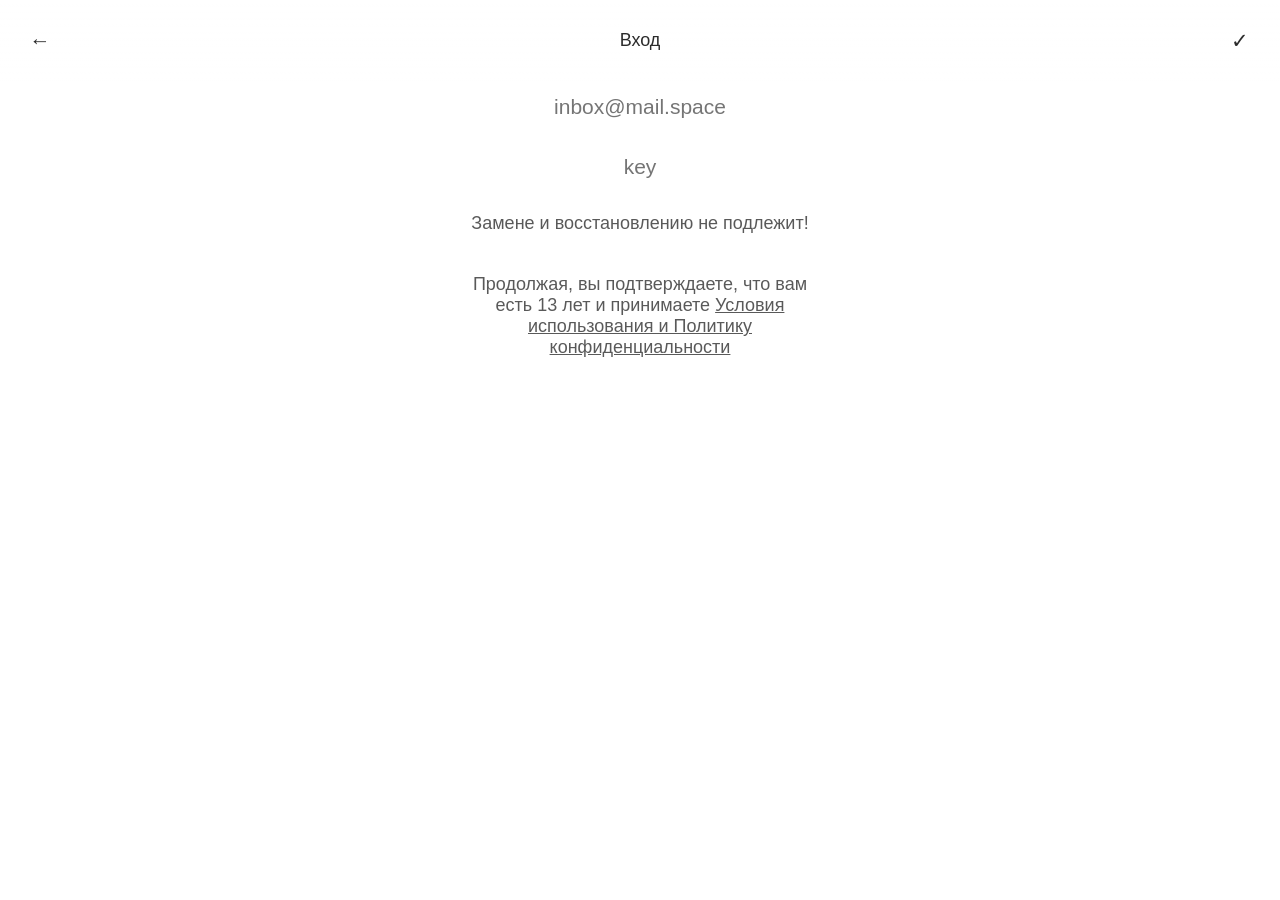
<file: services/enter.html>
<!-- Установки страницы -->
<html view="dark">
<head>
    <title>Entrance</title>
    <!-- Кодировка языка -->
    <meta
        charset="utf-8">
    <!-- Лицо: Большое -->
    <link
        rel="apple-touch-icon"
        href="pics/large.png">
    <!-- Лицо: Маленькое -->
    <link
        rel="icon"
        href="../pics/small.png">
    <!-- Веб Сайт -->
    <meta
        property="og:type"
        content="website">
    <!-- Объяснение -->
    <meta
        name="description"
        content="Create or log in tour personal account">
    <!-- Обёртка -->
    <meta
        property="og:image"
        content="https://name.name/pics/preview.png">
    <!-- Ссылка -->
    <meta
        property="og:url"
        content="https://name.name/services/entrance.html">
    <!-- Адаптация -->
    <meta
        name="viewport"
        content="width=device-width, initial-scale=1.0">
    <style>
        /* pallete */
        :root {
            /* dark */
             /* 100% */
            --000: #2c2c2c;
            --808: #FFFFFF;
             /* 85% */
            --00085: #000000D9;
            --80885: #FFFFFFD9;
             /* 65% */
            --00065: #000000A6;
            --80865: #FFFFFFA6;
             /* 35% */
            --00035: #00000059;
            --80835: #FFFFFF59;
              /* 10% */
            --00010: #0000001A;
            --80810: #FFFFFF1A;
             /* 0% */
            --0000: #2c2c2c00;
            --8080: #FFFFFF00; }
        /* light */
        html[view="light"] {
             /* 100% */
            --000: #FFFFFF;
            --808: #2c2c2c;
             /* 85% */
            --00085: #FFFFFFD9;
            --80885: #000000D9;
             /* 65% */
            --00065: #FFFFFFA6;
            --80865: #000000A6;
             /* 35% */
            --00035: #FFFFFF59;
            --80835: #00000059;
              /* 10% */
            --00010: #0000001A;
            --80810: #FFFFFF1A;
             /* 0% */
            --0000: #FFFFFF00;
            --8080: #2c2c2c00; }
        * {
            box-sizing: border-box; }
        a {
            text-decoration: none;
            color: inherit; }
        html {
            width: 100%;
            height: 100%;
            display: block;
            background: var(--000);
            color: var(--808);
            font-family: sans-serif;
            font-size: 21px;
            font-weight: 300; }
        body {
            width: 100%;
            display: flex;
            flex-direction: column;
            align-items: center;
            background: var(--000);
            padding: 0px;
            margin: 0px;
            gap: 20px;
            position: static;
            z-index: auto; }
        .space-between {
            width: 100%;
            display: flex;
            flex-direction: row;
            justify-content: space-between;
            align-items: center;
             
            padding-top: 18px;
            padding-right: 20px;
            padding-bottom: 18px;
            padding-left: 20px;
             
            background: linear-gradient(to bottom, var(--000), var(--0000));
            
            position: fixed;
            z-index: 1; }
        .button {
            display: flex;
            align-items: center;
            justify-content: center;
            border-radius: 20px;
            overflow: hidden;
            transition: transform 0.2s ease; }
        .button:hover {
            backdrop-filter: blur(10px);
            background: var(--80810); }
        /* Смена вида */
        html[view="light"] .button:hover {
            background: var(--00010); }
        @media (max-width: 440px) {
            .space-between {
                padding-right: 20px;
                padding-left: 20px; }
            .button {
                backdrop-filter: blur(10px);
                background: var(--0010); }
    </style>
    <script>
        // применить тему при загрузке
        (function () {
            const saved = localStorage.getItem('view');
            if (saved) {
                document.documentElement.setAttribute('view', saved);
            } else {
                const prefersDark = window.matchMedia('(prefers-color-scheme: dark)').matches;
                document.documentElement.setAttribute('view', prefersDark ? 'dark' : 'light'); }
        // следить за сменой темы устройства
        const media = window.matchMedia('(prefers-color-scheme: dark)');
            media.addEventListener('change', (e) => {
                 if (!localStorage.getItem('view')) {
                document.documentElement.setAttribute('view', e.matches ? 'dark' : 'light'); }
            });
        })();
    </script>
</head>
<body>
    <!-- Верх -->
    <div
         class="space-between">
            <!-- Вернутся -->
            <div
                class="button"
                style="
                    height: 40px;
                    width: 40px;"
                onclick="
                    history.back()"
                    >←
                </div>
            <!-- Название -->
            <h1
                style="
                    font-size: 18px;
                    font-weight: 500;">
                Вход
                </h1>
            <!-- Продолжить -->
            <a
                href="services/account.html"
                class="button"
                style="
                    height: 40px;
                    width: 40px;
                    font-size: 21px;">
                ✓</a>
            </div>
    <!-- Ряд -->
    <div
        style="
            display: flex;
            flex-direction: column;
            gap: 16px;
            border-radius: 28px;
            padding-top: 16px;
            padding-right: 20px;
            padding-bottom: 16px;
            padding-left: 20px;
            margin-top: 78px;
            margin-left: 20px;
            margin-bottom: 2px;
            margin-right: 20px;
            background: var(--80810);
            max-width: 440px;">
        <!-- Имя -->
        <input
            style="
                width: 100%;
                color: inherit;
                font: inherit;
                text-align: center;
                border: none;
                outline: none;
                background: transparent;"
                appearance: none;
                -webkit-appearance: none;
                -moz-appearance: none;
             type="text"
             placeholder="inbox@mail.space">
        <!-- Черта -->
        <div
            style="
                height: 1.5px;
                width: 100%;
                background: var(--80810);"></div>
        <!-- Ключ -->
        <input
            style="
                width: 100%;
                color: inherit;
                font: inherit;
                text-align: center;
                border: none;
                outline: none;
                background: transparent;"
                appearance: none;
                -webkit-appearance: none;
                -moz-appearance: none;
             type="text"
             placeholder="key">
        <!-- Черта -->
        <div
            style="
                height: 1.5px;
                width: 100%;
                background: var(--80810);"></div>
        <!-- Уведомление -->
        <p
            style="
                font-size: 18px;
                text-align: center;
                margin: 0;
                padding: 0;
                color: var(--80865);">
            Замене и восстановлению не подлежит!
            </p>
        </div>
        <p
            style="
                width: 100%;
                font-size: 18px;
                text-align: center;
                margin-top: 2px;
                margin-left: 20px;
                margin-bottom: 2px;
                margin-right: 20px;
                padding-right: 20px;
                padding-left: 20px;
                max-width: 400px;
                color: var(--80865);">
            Продолжая, вы подтверждаете, что вам есть 13 лет и принимаете
            <a
                href="documents.html"
                style="
                    text-decoration: underline;
                    color:inherit;">
                Условия использования и Политику конфиденциальности
                </a>
            </p>
</body>
</html>
</file>
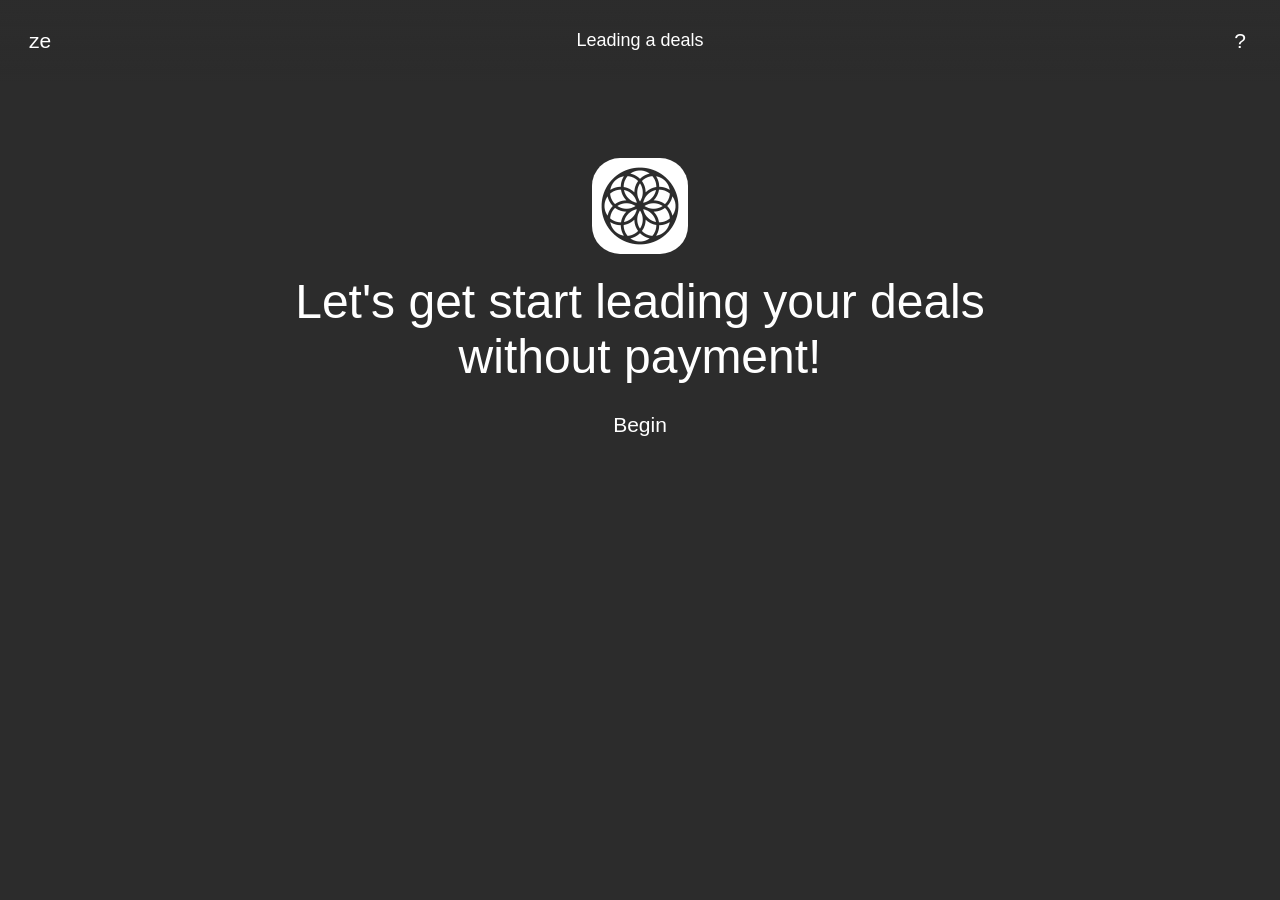
<file: home/deals/main.html>
<!doctype html>
<html>
    <head>
        <title>Leading a deals</title>
        <!-- Кодировка языка -->
        <meta
            charset="utf-8"
            >
        <!-- Лицо: Большое -->
        <link
            rel="apple-touch-icon"
            href="large.png"
            >
        <!-- Лицо: Маленькое -->
        <link
            rel="icon"
            href="small.png"
            >
        <!-- Тип -->
        <meta
            property="og:type"
            content="website"
            >
        <!-- Объяснение -->
        <meta
            name="description"
            content="Let's start counting and leading your usual deals now and get your profit immediately"
            >
        <!-- Обёртка -->
        <meta
            property="og:image"
            content="https://name.name/deals/preview.png">
        <!-- Ссылка -->
        <meta
            property="og:url"
            content="https://name.name/main.html"
            >
        <!-- Адаптация -->
        <meta
            name="viewport"
            content="width=device-width, initial-scale=1.0"
            >
        <style>
            :root
                 {
                /* 100% */
                --1111: #2c2c2c;
                --9191: #FFFFFF;
                /* 85% */
                --11185: #000000D9;
                --91985: #FFFFFFD9;
                /* 65% */
                --11165: #000000A6;
                --91965: #FFFFFFA6;
                /* 35% */
                --11135: #00000059;
                --91935: #FFFFFF59;
                /* 10% */
                --11110: #0000001A;
                --91910: #FFFFFF1A;
                /* 0% */
                --1110: #2c2c2c00;
                --9190: #FFFFFF00;
                }
            *
                {
                box-sizing: border-box;
                }
            a
                {
                text-decoration: none;
                color: inherit;
                }
            html
                {
                width: 100%;
                height: 100%;
                display: block;
                background: var(--1111);
                color: var(--9191);
                font-family: sans-serif;
                font-size: 21px;
                font-weight: 300;
                }
            body
                {
                width: 100%;
                 
                display: flex;
                flex-direction: column;
                align-items: center;
                 
                background: var(--111);
                 
                padding: 0px;
                margin: 0px;
                gap: 20px;
                 
                position: static;
                z-index: auto;
                }
            .space-between
                {
                width: 100%;
                 
                display: flex;
                flex-direction: row;
                justify-content: space-between;
                align-items: center;
                 
                padding-top: 18px;
                padding-right: 20px;
                padding-bottom: 18px;
                padding-left: 20px;
                 
                background: linear-gradient(to bottom, var(--1111), var(--1110));
                
                position: fixed;
                z-index: 1;
                 }
            .button
                {
                display: flex;
                align-items: center;
                justify-content: center;
                border-radius: 20px;
                overflow: hidden;
                transition: transform 0.2s ease;
                }
            .button:hover
                {
                backdrop-filter: blur(10px);
                background: var(--91910);
                }
            @media (max-width: 440px)
                {
                .space-between
                    {
                    padding-right: 30px;
                    padding-left: 30px;
                    }
                .button
                    {
                    backdrop-filter: blur(10px);
                    background: var(--91910);
                    }
                }
            </style>
        </head>
    <body>
        <!-- Верх -->
        <div
             class="space-between"
            >
                <!-- Фирма -->
                <a
                    href="../index.html"
                    class="button"
                    style=
                        "
                        height: 40px;
                        width: 40px;
                        font-size: 21px;
                        "
                    >ze
                    </a>
                <!-- Название -->
                <h1
                    style=
                        "
                        font-size: 18px;
                        font-weight: 500;
                        "
                    >Leading a deals
                    </h1>
                <!-- Продолжить -->
                <a
                    href="?/?.html"
                    class="button"
                    style=
                        "
                        height: 40px;
                        width: 40px;
                        font-size: 21px;
                        "
                    >?
                    </a>
                </div>
        <!-- Ряд -->
        <div
            style=
                "
                width: 100%;
                 
                display: flex;
                 
                margin-top: 78px;
                 
                gap: 20px;
                 
                padding-left: 20px;
                padding-right: 20px;
                 
                padding-top: 80px;
                padding-bottom: 80px;
                 
                flex-direction: column;
                justify-content: center;
                align-items: center; 
                "
            >
                <!-- Изображение -->
                <div
                    style=
                        "
                        height: 96px;
                        width: 96px;
                         
                        display: flex;
                        flex-direction: column;
                         
                        border-radius: 28px;
                        overflow: hidden;
                        "
                    >
                        <img
                            src="large.png"
                            style=
                                "
                                width: 100%;
                                display: block;
                                "
                            >
                        </div>
                <!-- Имя -->
                <h1
                    style=
                        "
                        max-width: 720px;
                         
                        font-size: 48px;
                        font-weight: 300;
                        text-align: center;
                         
                        margin: 0;
                        padding: 0;
                         
                        color: var(--9191);
                        "
                    > Let's get start leading your deals without payment!
                    </h1>
                <!-- Войти -->
                <a
                    href="services/entrance.html"
                    class="button"
                    style=
                        "
                        font-size: 21px;
                         
                        padding-top: 9px;
                        padding-right: 18px;
                        padding-bottom: 9px;
                        padding-left: 18px;
                        "
                    >Begin
                    </a>
        </body>
    </html>
</file>
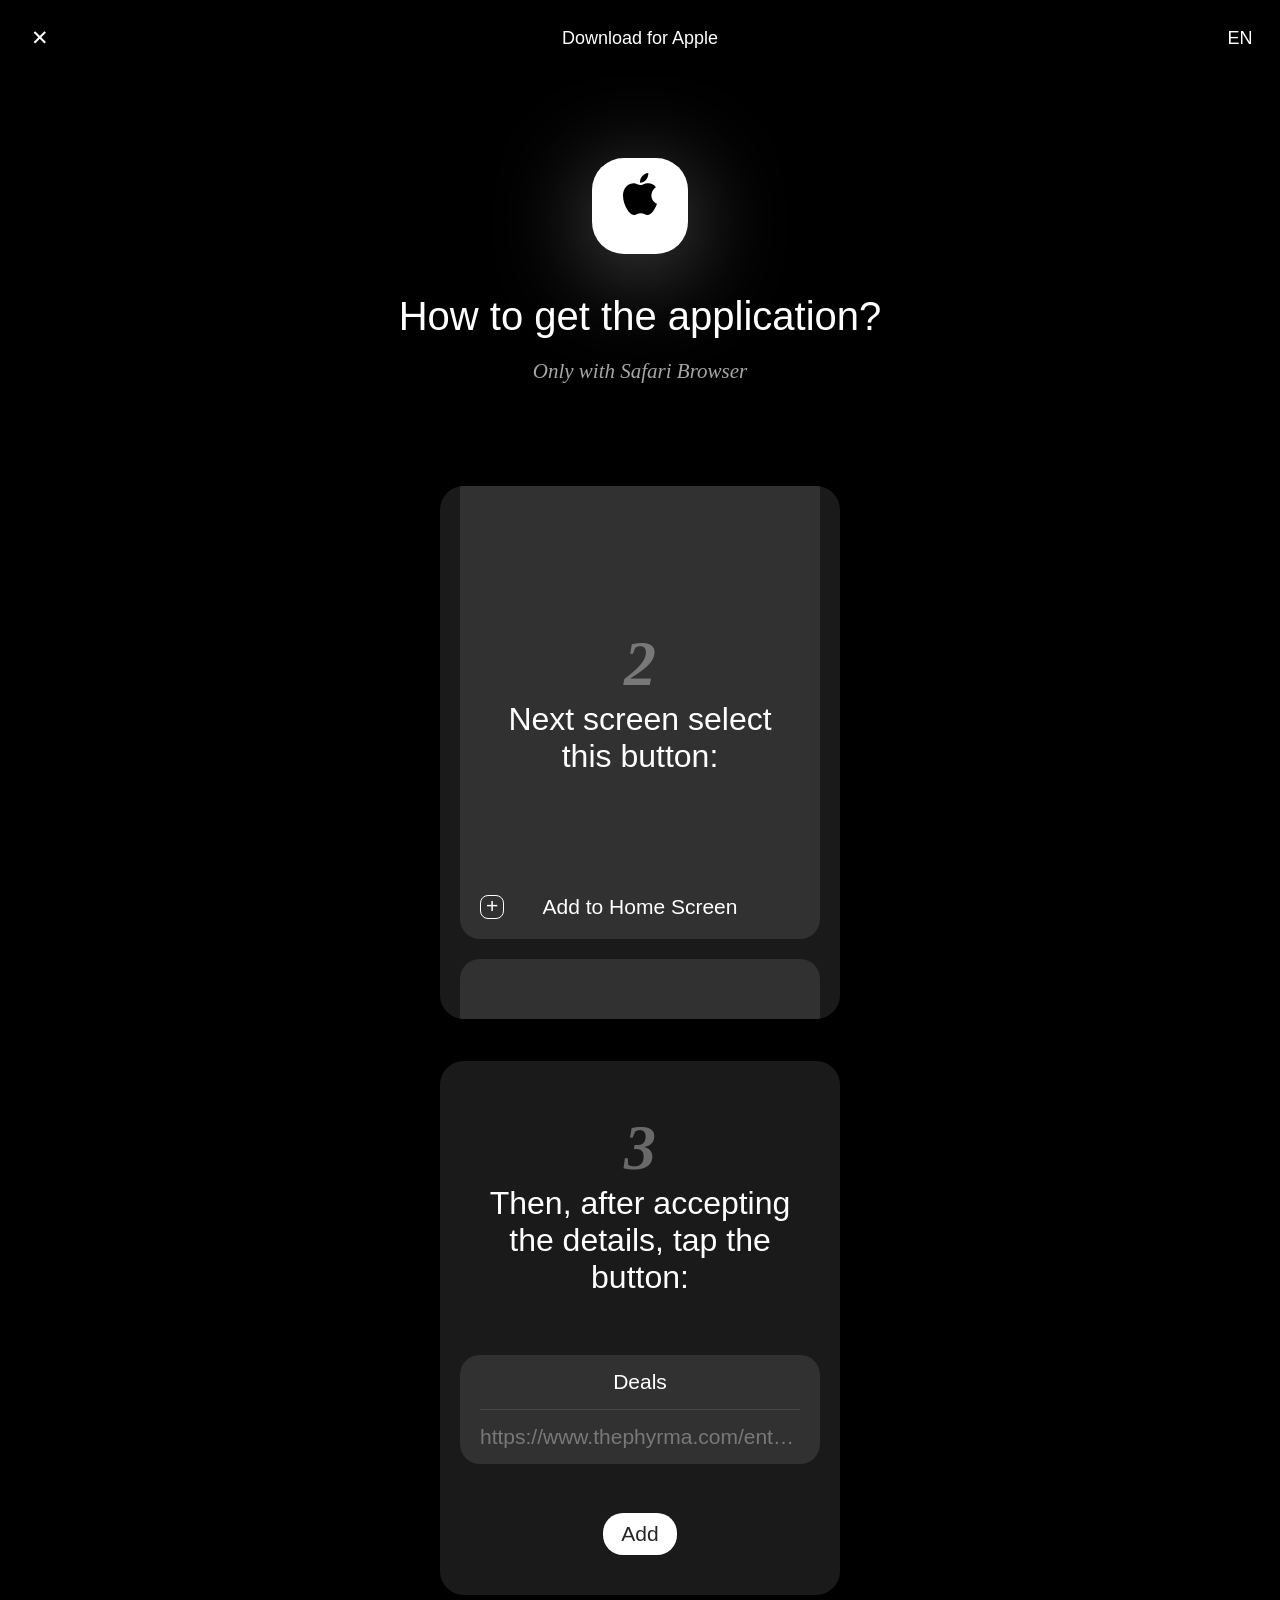
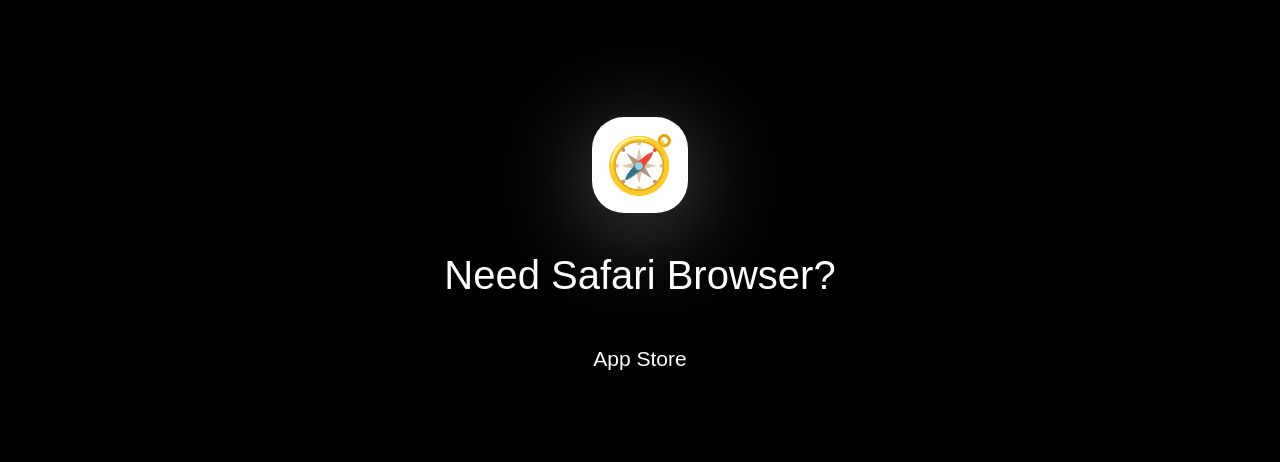
<file: applications/deals/download/english.html>
<!doctype html>
<html>
    <head>
        <title
            >Download for Apple
            </title>
        <!-- Кодировка языка -->
        <meta
            charset=
                "utf-8"
            >
        <!-- Лицо: Маленькое -->
        <link
            rel=
                "icon"
            href=
                "content/small.png"
            >
        <!-- Тип -->
        <meta
            property=
                "og:type"
            content=
                "website"
            >
        <!-- Объяснение -->
        <meta
            property=
                "og:description"
            content=
                "Learn how to download the application on your Apple devices on this page."
            >
        <!-- Обёртка -->
        <meta
            property=
                "og:image"
            content=
                "https://thephyrma.com/applications/deals/content/preview.png"
            >
        <!-- Ссылка -->
        <meta
            property=
                "og:url"
            content=
                "https://thephyrma.com/applications/deals/english.html"
            >
        <!-- Адаптация -->
        <meta
            name=
                "viewport"
            content=
                "width=device-width, initial-scale=1.0"
            >
        <style>
            :root
                 {
                /* 100% */
                --1111: #000000;
                --9191: #FFFFFF;
                /* 85% */
                --11185: #000000D9;
                --91985: #FFFFFFD9;
                /* 65% */
                --11165: #000000A6;
                --91965: #FFFFFFA6;
                /* 35% */
                --11135: #00000059;
                --91935: #FFFFFF59;
                /* 10% */
                --11110: #0000001A;
                --91910: #FFFFFF1A;
                /* 0% */
                --1110: #00000000;
                --9190: #FFFFFF00;
                }
            *
                {
                box-sizing: border-box;
                margin: 0;
                padding: 0;
                }
            a
                {
                text-decoration: none;
                color: inherit;
                }
            html
                {
                width: 100%;
                height: 100%;
                display: block;
                background: var(--1111);
                color: var(--9191);
                font-family: sans-serif;
                font-size: 21px;
                font-weight: 300;
                }
            body
                {
                width: 100%;
                 
                display: flex;
                flex-direction: column;
                align-items: center;
                 
                background: var(--111);
                 
                padding: 0px;
                margin: 0px;
                gap: 20px;
                 
                position: static;
                z-index: auto;
                }
            .space-between
                {
                width: 100%;
                 
                display: flex;
                flex-direction: row;
                justify-content: space-between;
                align-items: center;
                 
                padding-top: 18px;
                padding-right: 20px;
                padding-bottom: 18px;
                padding-left: 20px;
                 
                background: linear-gradient(to bottom, var(--1111), var(--1110));
                
                position: fixed;
                z-index: 1;
                 }
            .button
                {
                display: flex;
                align-items: center;
                justify-content: center;
                border-radius: 20px;
                overflow: hidden;
                transition: transform 0.2s ease;
                }
            .button:hover
                {
                backdrop-filter: blur(10px);
                background: var(--91910);
                }
            @media (max-width: 840px)
                {
                .space-between
                    {
                    padding-right: 30px;
                    padding-left: 30px;
                    }
                .button
                    {
                    backdrop-filter: blur(10px);
                    background: var(--91910);
                    }
                }
            </style>
        </head>
    <body>
        <!-- Верх -->
        <div
             class="space-between"
            >
                <!-- Закрыть -->
                <div
                    class="button"
                    style=
                        "
                        height: 40px;
                        width: 40px;
                        "
                    onclick=
                        "
                        history.back()
                        "
                        >✕
                    </div>
                <!-- Название -->
                <h1
                    style=
                        "
                        font-size: 18px;
                        font-weight: 500;
                        "
                    >Download for Apple
                    </h1>
                <!-- Продолжить -->
                <a
                    href="pages/languages.html"
                    class="button"
                    style=
                        "
                        height: 40px;
                        width: 40px;
                        font-size: 18px;
                        Subtopic 6
                        "
                    >EN
                    </a>
                </div>
        <!-- Оглавление  -->
        <div
            style=
                "
                width: 100%;
                 
                display: flex;
                flex-direction: column;
                justify-content: center;
                align-items: center;
                 
                margin-top: 78px;
                 
                padding-bottom: 80px;
                padding-top: 80px;
                padding-right: 20px;
                padding-left: 20px;
                 
                gap: 40px;
                 
                "
            >
                <!-- Значение  -->
                <div
                    style=
                        "
                        width: 96px;
                        height: 96px;
                         
                        display: flex;
                        flex-direction: column;
                        justify-content: center;
                        align-items: center;
                         
                        border-radius: 32px;
                        margin: 0;
                         
                        filter: drop-shadow(0px 16px 48px var(--91935));
                        background: var(--9191);
                        "
                    >
                        <img
                            src="../../../content/download/signs/apple.svg"
                            alt="Sign"
                            style=
                                "
                                height: 42px;
                                "
                            >
                            />
                    </div>
                <!-- Объяснение  -->
                <div
                    style=
                        "
                        max-height: 720px;
                         
                        display: flex;
                        flex-direction: column;
                        justify-content: center;
                        align-items: stretch;
                         
                        gap: 20px;
                        "
                    >
                        <h2
                            style=
                                "
                                max-width: 720px;
                                 
                                font-size: 40px;
                                font-weight: 300;
                                text-align: center;
                                 
                                margin: 0 auto;
                                 
                                color: var(--9191);
                                "
                            >How to get the application?
                            </h2>
                        <h1
                            style=
                                "
                                 
                                font-family: serif;
                                font-style: italic;
                                font-size: 21px;
                                font-weight: 300;
                                text-align: center;
                                 
                                margin: 0 auto;
                                 
                                color: var(--91965);
                                "
                            >Only with Safari Browser
                            </h1>
                    </div>
            </div>
        <!-- 1  -->
        <!-- 2 -->
        <div
            style=
                "
                width: 100%;
                 
                display: flex;
                flex-direction: column;
                justify-content: center;
                align-items: center;
                 
                padding-top: 2px;
                padding-bottom: 2px;
                padding-left: 20px;
                padding-right: 20px;
                 
                gap: 40px;
                 
                "
            >
                <div
                    style=
                        "
                        width: 100%;
                        max-width: 400px;
                        aspect-ratio: 3 / 4;
                         
                        display: flex;
                        flex-direction: column;
                        justify-content: space-between;
                        align-items: center;
                         
                        border-radius: 24px;
                         
                        padding-left: 20px;
                        padding-right: 20px;
                         
                        gap: 20px;
                         
                        background: var(--91910);
                         
                        transition: transform 0.6s ease;
                        "
                    onmouseover="this.style.transform='scale(1.1)'"
                    onmouseout="this.style.transform='scale(1)'"
                    >
                        <!-- 1 -->
                        <div
                            style=
                                "
                                width: 100%;
                                height: 100%;
                                 
                                display: flex;
                                flex-direction: column;
                                justify-content: center;
                                align-items: center;
                                 
                                padding: 20px;
                                 
                                border-bottom-left-radius: 20px;
                                border-bottom-right-radius: 20px;
                                 
                                background: var(--91910);
                                "
                            >
                                <!-- Объяснение -->
                                <div
                                    style=
                                        "
                                        flex: 1;
                                        width: 100%;
                                         
                                        display: flex;
                                        flex-direction: column;
                                        justify-content: center;
                                        align-items: center;
                                         
                                        padding: 10px;
                                         
                                        "
                                    >
                                        <!-- Номер -->
                                        <h3
                                            style=
                                                "
                                                margin: 0;
                                                text-align: center;
                                                font-size: 64px;
                                                font-family: serif;
                                                font-weight: 600;
                                                font-style: italic;
                                                color: var(--91935);
                                                "
                                            >2
                                            </h3>
                                        <!-- Содержимое -->
                                        <h3
                                            style=
                                                "
                                                margin: 0;
                                                text-align: center;
                                                font-size: 32px;
                                                font-family: sans-serif;
                                                font-weight: 300;
                                                color: var(--9191);
                                                "
                                            >
                                                Next screen select this button:
                                            </h3>
                                    </div>
                                <!-- бутон -->
                                <div
                                    style=
                                        "
                                        width: 100%;
                                         
                                        display: flex;
                                        flex-direction: row;
                                        justify-content: space-between;
                                        align-items: center;
                                         
                                        "
                                    >
                                        <!-- Изображение -->
                                        <div
                                            style=
                                                "
                                                width: 24px;
                                                height: 24px;
                                                 
                                                display: flex;
                                                flex-direction: row;
                                                justify-content: center;
                                                align-items: center;
                                                 
                                                text-align: center;
                                                font-size: 21px;
                                                font-weight: 500;
                                                color: var(--9191);
                                                 
                                                margin: 0;
                                                padding: 5.5px;
                                                 
                                                border: 1.5px solid var(--9191);
                                                border-radius: 8px;
                                                "
                                            >
                                                <div
                                                    style=
                                                        "
                                                        transform: translateY(-2px);
                                                        text-align: center;
                                                        line-height: 100%;
                                                         
                                                        font-size: 21px;
                                                        font-weight: 300;
                                                        line-height: 1.0;
                                                        margin: 0;
                                                         
                                                        color: var(--9191);
                                                        "
                                                    >+
                                                    </div>
                                            </div>
                                        <!-- Содержимое -->
                                        <p
                                            style=
                                                "
                                                margin: 0;
                                                text-align: center;
                                                font-size: 21px;
                                                font-family: sans-serif;
                                                font-weight: 300;
                                                color: var(--9191);
                                                "
                                            >
                                                Add to Home Screen
                                                </p>
                                        <!-- баланс -->
                                        <div
                                            style=
                                                "
                                                width: 24px;
                                                height: 24px;
                                                 
                                                "
                                            >
                                            </div>
                                    </div>
                            </div>
                        <!-- 2 -->
                        <div
                            style=
                                "
                                width: 100%;
                                height: 72px;
                                 
                                border-top-left-radius: 20px;
                                border-top-right-radius: 20px;
                                 
                                background: var(--91910);
                                "
                            </div>
                    </div>
            </div>
        <!-- 3 -->
        <div
            style=
                "
                width: 100%;
                 
                display: flex;
                flex-direction: column;
                justify-content: center;
                align-items: center;
                 
                padding-top: 2px;
                padding-bottom: 2px;
                padding-left: 20px;
                padding-right: 20px;
                 
                gap: 40px;
                 
                "
            >
                <div
                    style=
                        "
                        width: 100%;
                        max-width: 400px;
                        aspect-ratio: 3 / 4;
                         
                        display: flex;
                        flex-direction: column;
                        justify-content: space-between;
                        align-items: center;
                         
                        border-radius: 24px;
                         
                        padding-top: 40px;
                        padding-left: 20px;
                        padding-bottom: 40px;
                        padding-right: 20px;
                         
                        background: var(--91910);
                         
                        transition: transform 0.6s ease;
                        "
                    onmouseover="this.style.transform='scale(1.1)'"
                    onmouseout="this.style.transform='scale(1)'"
                    >
                        <!-- Объяснение -->
                        <div
                            style=
                                "
                                width: 100%;
                                 
                                display: flex;
                                flex-direction: column;
                                justify-content: center;
                                align-items: center;
                                 
                                padding: 10px;
                                 
                                "
                            >
                                <!-- Номер -->
                                <h3
                                    style=
                                        "
                                        margin: 0;
                                        text-align: center;
                                        font-size: 64px;
                                        font-family: serif;
                                        font-weight: 600;
                                        font-style: italic;
                                        color: var(--91935);
                                        "
                                    >3
                                    </h3>
                                <!-- Содержимое -->
                                <h3
                                    style=
                                        "
                                        margin: 0;
                                        text-align: center;
                                        font-size: 32px;
                                        font-family: sans-serif;
                                        font-weight: 300;
                                        color: var(--9191);
                                        "
                                    >
                                        Then, after accepting the details, tap the button:
                                    </h3>
                            </div>
                        <!-- Поля -->
                        <div
                            style=
                                "
                                width: 100%;
                                 
                                border-radius: 20px;
                                background: var(--91910);
                                 
                                "
                            >
                                <!-- Название -->
                                <div
                                    style=
                                        "
                                        width: 100%;
                                         
                                        margin-right: 6px;
                                        margin-left: 6px;
                                        margin-top: 6px;
                                        margin-bottom: 6px;
                                         
                                        padding-right: 14px;
                                        padding-left: 14px;
                                        padding-top: 9px;
                                        padding-bottom: 9px;
                                        "
                                    >
                                        <!-- Содержимое -->
                                        <p
                                            style=
                                                "
                                                max-width: 320px;
                                                 
                                                text-align: center;
                                                font-size: 21px;
                                                font-family: sans-serif;
                                                font-weight: 300;
                                                 
                                                color: var(--9191);
                                                "
                                            >
                                                Deals
                                            </p>
                                    </div>
                                <!-- Черта -->
                                <div
                                    style=
                                        "
                                        height: 1.5px;
                                        margin-right: 20px;
                                        margin-left: 20px;
                                        background: var(--91910);
                                        "
                                    >
                                    </div>
                                <!-- Ссылка -->
                                <div
                                    style=
                                        "
                                        width: 100%;
                                         
                                        display: flex;
                                        flex-direction: row;
                                        justify-content: space-between;
                                        align-items: center;
                                         
                                        margin-right: 6px;
                                        margin-left: 6px;
                                        margin-top: 6px;
                                        margin-bottom: 6px;
                                         
                                        padding-right: 14px;
                                        padding-left: 14px;
                                        padding-top: 9px;
                                        padding-bottom: 9px;
                                        "
                                    >
                                        <!-- Содержимое -->
                                        <p
                                            style=
                                                "
                                                width: 100%;
                                                max-width: 320px;
                                                 
                                                overflow: hidden;
                                                white-space: nowrap;
                                                text-overflow: ellipsis;
                                                 
                                                margin: 0;
                                                 
                                                text-align: center;
                                                font-size: 21px;
                                                font-family: sans-serif;
                                                font-weight: 300;
                                                 
                                                color: var(--91935);
                                                "
                                            >https://www.thephyrma.com/entrance/entrance.html
                                            </p>
                                    </div>
                            </div>
                        <!-- Добавить -->
                        <div
                            style=
                                "
                                width: fit-content;
                                 
                                display: flex;
                                align-items: center;
                                justify-content: center;
                                 
                                font-size: 21px;
                                font-weight: 500;
                                color: var(--11185);
                                 
                                padding-top: 9px;
                                padding-right: 18px;
                                padding-bottom: 9px;
                                padding-left: 18px;
                                 
                                border-radius: 20px;
                                 
                                background: var(--9191);
                                "
                            >Add
                            </div>
                    </div>
            </div>
        <!-- Получить питание -->
        <div
            style=
                "
                width: 100%;
                 
                display: flex;
                flex-direction: column;
                justify-content: center;
                align-items: center;
                 
                padding-top: 80px;
                padding-right: 20px;
                padding-bottom: 80px;
                padding-left: 20px;
                 
                gap: 40px;
                 
                overflow: hidden;
                "
            >
                <!-- Значение  -->
                <div
                    style=
                        "
                        width: 96px;
                        height: 96px;
                         
                        display: flex;
                        flex-direction: column;
                        justify-content: center;
                        align-items: center;
                         
                        border-radius: 32px;
                         
                        filter: drop-shadow(0px 16px 48px var(--91935));
                        background: var(--9191);
                        "
                    >
                        <div
                            style=
                                "
                                font-size: 56px;
                                 
                                "
                            >🧭
                            </div>
                    </div>
                <!-- Объяснение  -->
                <div
                    style=
                        "
                        max-height: 720px;
                         
                        display: flex;
                        flex-direction: column;
                        justify-content: flex-start;
                        align-items: stretch;
                         
                         
                        gap: 20px;
                        "
                    >
                        <h2
                            style=
                                "
                                max-width: 720px;
                                 
                                font-size: 40px;
                                font-weight: 300;
                                text-align: center;
                                 
                                margin: 0 auto;
                                 
                                color: var(--9191);
                                "
                            >Need Safari Browser?
                            </h2>
                    </div>
            <a
                href="itms-apps://"
                class="button"
                style=
                    "
                    width: fit-content;
                     
                    display: flex;
                    align-items: center;
                    justify-content: center;
                     
                    font-size: 21px;
                     
                    padding-top: 9px;
                    padding-right: 18px;
                    padding-bottom: 9px;
                    padding-left: 18px;
                    "
                >App Store
                </a>
            </div>
        </body>
    </html>
</file>
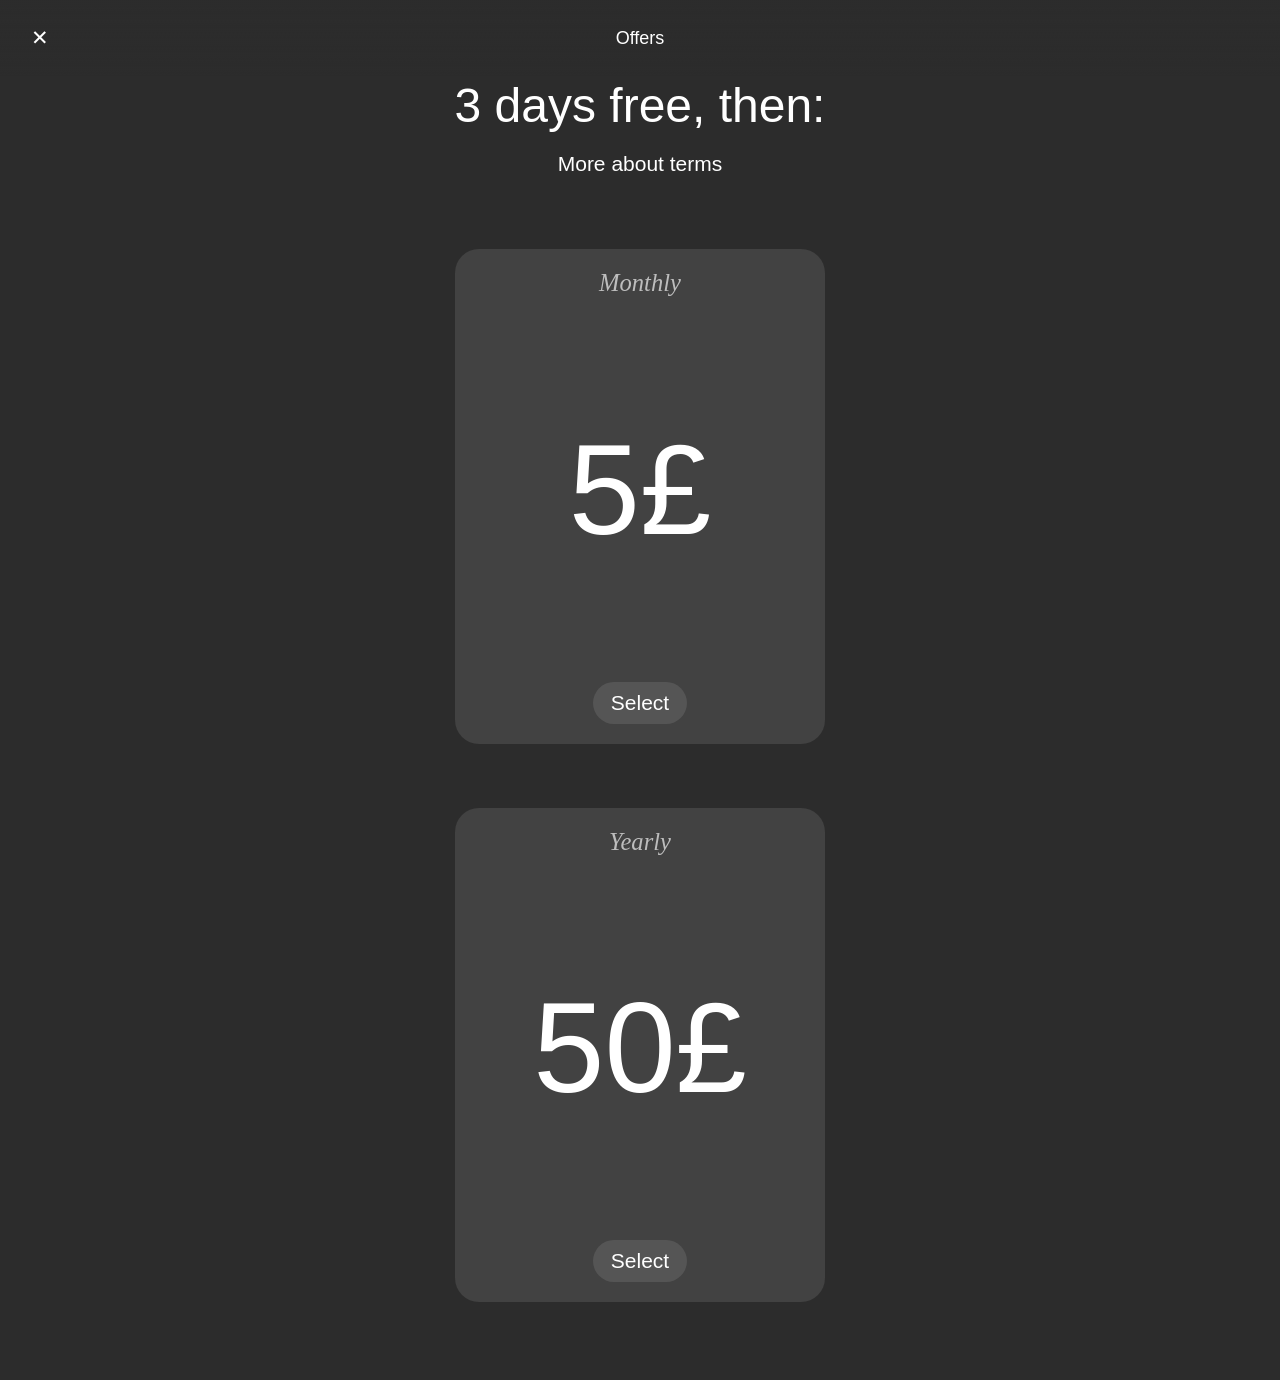
<file: applications/deals/offers/english.html>
<!doctype html>
<html>
    <head>
        <title
            >Offers
            </title>
        <!-- Кодировка языка -->
        <meta
            charset=
                "utf-8"
            >
        <!-- Открытая рука -->
        <link
            rel=
                "manifest"
            href=
                "../manifest.json"
            >
        <!-- Лицо: Большое -->
        <link
            rel=
                "apple-touch-icon"
            href=
                "../content/large.png"
            >
        <!-- Лицо: Маленькое -->
        <link
            rel=
                "icon"
            href=
                "../../../content/small.png"
            >
        <!-- Тип -->
        <meta
            property=
                "og:type"
            content=
                "website"
            >
        <!-- Объяснение -->
        <meta
            property=
                "og:description"
            content=
                ""
            >
        <!-- Обёртка -->
        <meta
            property=
                "og:image"
            content=
                "https://thephyrma.com/applications/deals/content/preview.png"
            >
        <!-- Ссылка -->
        <meta
            property=
                "og:url"
            content=
                "https://thephyrma.com/applications/deals/offers/deals.html"
            >
        <!-- Адаптация -->
        <meta
            name=
                "viewport"
            content=
                "width=device-width, initial-scale=1.0"
            >
        <style>
            :root
                 {
                /* 100% */
                --1111: #2c2c2c;
                --9191: #FFFFFF;
                /* 85% */
                --11185: #000000D9;
                --91985: #FFFFFFD9;
                /* 65% */
                --11165: #000000A6;
                --91965: #FFFFFFA6;
                /* 35% */
                --11135: #00000059;
                --91935: #FFFFFF59;
                /* 10% */
                --11110: #0000001A;
                --91910: #FFFFFF1A;
                /* 0% */
                --1110: #2c2c2c00;
                --9190: #FFFFFF00;
                }
            *
                {
                box-sizing: border-box;
                margin: 0;
                padding: 0;
                }
            a
                {
                text-decoration: none;
                color: inherit;
                }
            html
                {
                width: 100%;
                height: 100%;
                display: block;
                background: var(--1111);
                color: var(--9191);
                font-family: sans-serif;
                font-size: 21px;
                font-weight: 300;
                }
            body
                {
                width: 100%;
                 
                display: flex;
                flex-direction: column;
                align-items: center;
                 
                background: var(--111);
                 
                padding: 0px;
                margin: 0px;
                gap: 20px;
                 
                position: static;
                z-index: auto;
                }
            .space-between
                {
                width: 100%;
                 
                display: flex;
                flex-direction: row;
                justify-content: space-between;
                align-items: center;
                 
                padding-top: 18px;
                padding-right: 20px;
                padding-bottom: 18px;
                padding-left: 20px;
                 
                background: linear-gradient(to bottom, var(--1111), var(--1110));
                
                position: fixed;
                z-index: 1;
                 }
            .button
                {
                display: inline-flex;
                align-items: center;
                justify-content: center;
                border-radius: 20px;
                overflow: hidden;
                transition: transform 0.2s ease;
                }
            .button:hover
                {
                backdrop-filter: blur(10px);
                background: var(--91910);
                }
            @media (max-width: 440px)
                {
                .space-between
                    {
                    padding-right: 30px;
                    padding-left: 30px;
                    }
                .button
                    {
                    backdrop-filter: blur(10px);
                    background: var(--91910);
                    }
                }
            </style>
        </head>
    <body>
        <!-- Верх -->
        <div
             class="space-between"
            >
                <!-- Вернутся -->
                <div
                    class="button"
                    style=
                        "
                        height: 40px;
                        width: 40px;
                        "
                    onclick=
                        "
                        history.back()
                        "
                        >✕
                    </div>
                <!-- Название -->
                <h1
                    style=
                        "
                        font-size: 18px;
                        font-weight: 500;
                        "
                    >Offers
                    </h1>
                <!-- Продолжить -->
                <a
                    style=
                        "
                        height: 40px;
                        width: 40px;
                        "
                    >
                    </a>
                </div>
        <!-- Ряд -->
        <div
            style=
                "
                 
                display: flex;
                flex-direction: column;
                justify-content: center;
                align-items: center;
                 
                padding: 0px;
                 
                gap: 64px;
                 
                margin-top: 78px;
                margin-left: 20px;
                margin-bottom: 78px;
                margin-right: 20px;
                 
                "
            >
                <div
                    style=
                        "
                         
                        display: flex;
                        flex-direction: column;
                        justify-content: center;
                        align-items: center;
                         
                        padding: 0px;
                         
                        gap: 10px;
                         
                        "
                    >
                        <!-- 3 дня без оплаты -->
                        <h1
                            style=
                                "
                                max-width: 720px;
                                 
                                font-size: 48px;
                                font-weight: 200;
                                "
                            >
                                3 days free, then:
                            </h1>
                        <!-- Подробнее о условиях -->
                        <a
                            href="documents/terms.html"
                            class="button"
                            style=
                                "
                                font-size: 21px;
                                 
                                padding-top: 9px;
                                padding-right: 18px;
                                padding-bottom: 9px;
                                padding-left: 18px;
                                "
                            >More about terms
                            </a>
                    </div>
                <!-- Ежемесячно -->
                <div
                    style=
                        "
                        width: 100%;
                        max-width: 400px;
                        aspect-ratio: 3 / 4;
                         
                        display: flex;
                        flex-direction: column;
                        justify-content: space-between;
                        align-items: center;
                         
                        border-radius: 24px;
                         
                        padding: 20px;
                         
                        background: var(--91910);
                         
                        transition: transform 0.6s ease;
                        "
                    onmouseover="this.style.transform='scale(1.1)'"
                    onmouseout="this.style.transform='scale(1)'"
                    >
                        <!-- Мера -->
                        <h3
                            style=
                                "
                                margin: 0;
                                font-family: serif;
                                font-weight: 500;
                                font-style: italic;
                                color: var(--91965);
                                "
                            >
                                Monthly
                                </h3>
                        <!-- Сумма -->
                        <h3
                            style=
                                "
                                margin: 0;
                                font-family: sans-serif;
                                font-weight: 100;
                                font-size: 128px;
                                "
                            >
                                5£
                                </h3>
                        <!-- Выбрать -->
                        <a
                            href="#"
                            style=
                                "
                                display: inline-flex;
                                align-items: center;
                                justify-content: center;
                                 
                                font-size: 21px;
                                border-radius: 24px;
                                 
                                padding-top: 9px;
                                padding-right: 18px;
                                padding-bottom: 9px;
                                padding-left: 18px;
                                 
                                background: var(--91910);
                                "
                            >Select
                            </a>
                    </div>
                <!-- Ежегодно -->
                <div
                    style=
                        "
                        width: 100%;
                        max-width: 400px;
                        aspect-ratio: 3 / 4;
                         
                        display: flex;
                        flex-direction: column;
                        justify-content: space-between;
                        align-items: center;
                         
                        border-radius: 24px;
                         
                        padding: 20px;
                         
                        background: var(--91910);
                         
                        transition: transform 0.6s ease;
                        "
                    onmouseover="this.style.transform='scale(1.1)'"
                    onmouseout="this.style.transform='scale(1)'"
                    >
                        <!-- Мера -->
                        <h3
                            style=
                                "
                                margin: 0;
                                font-family: serif;
                                font-weight: 500;
                                font-style: italic;
                                color: var(--91965);
                                "
                            >
                                Yearly
                                </h3>
                        <!-- Сумма -->
                        <h3
                            style=
                                "
                                margin: 0;
                                font-family: sans-serif;
                                font-weight: 100;
                                font-size: 128px;
                                "
                            >
                                50£
                                </h3>
                        <!-- Выбрать -->
                        <a
                            href="#"
                            style=
                                "
                                display: inline-flex;
                                align-items: center;
                                justify-content: center;
                                 
                                font-size: 21px;
                                border-radius: 24px;
                                 
                                padding-top: 9px;
                                padding-right: 18px;
                                padding-bottom: 9px;
                                padding-left: 18px;
                                 
                                background: var(--91910);
                                "
                            >Select
                            </a>
                    </div>
            </div>
        </body>
    </html>
</file>
